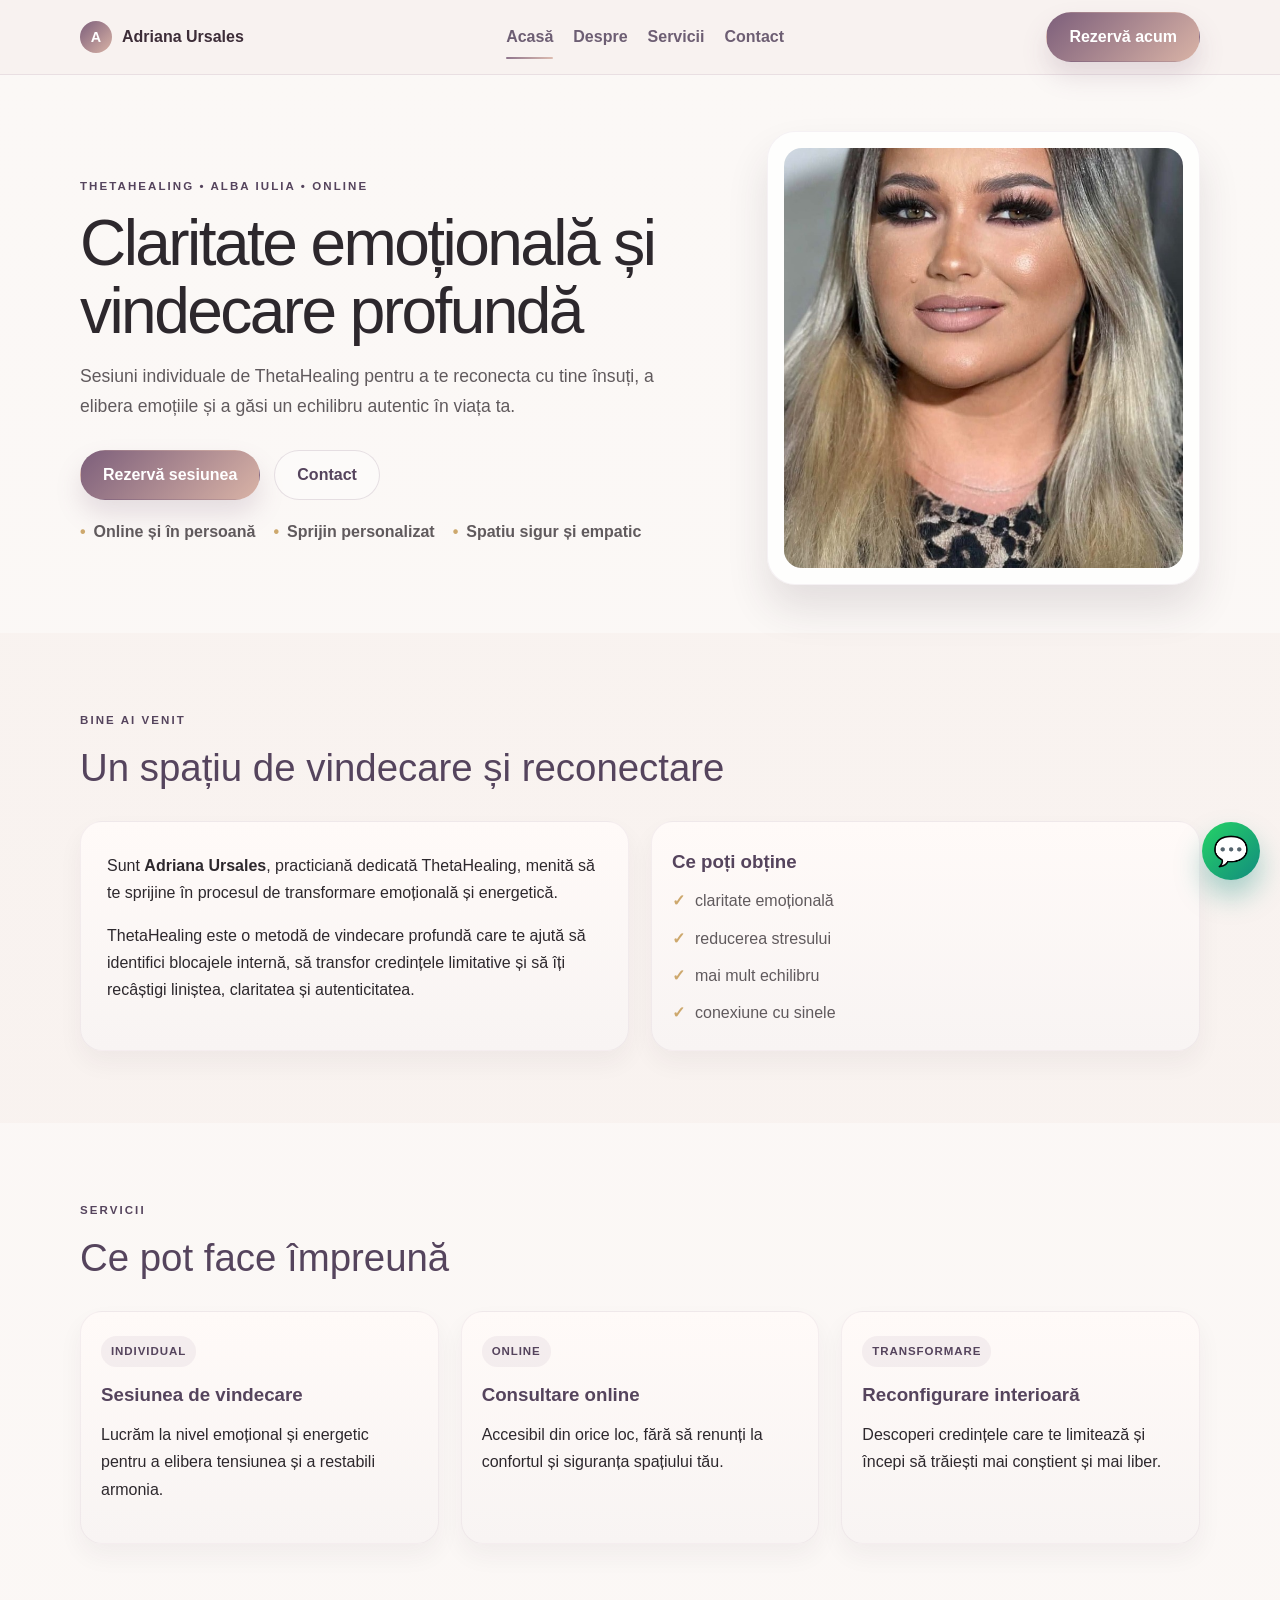
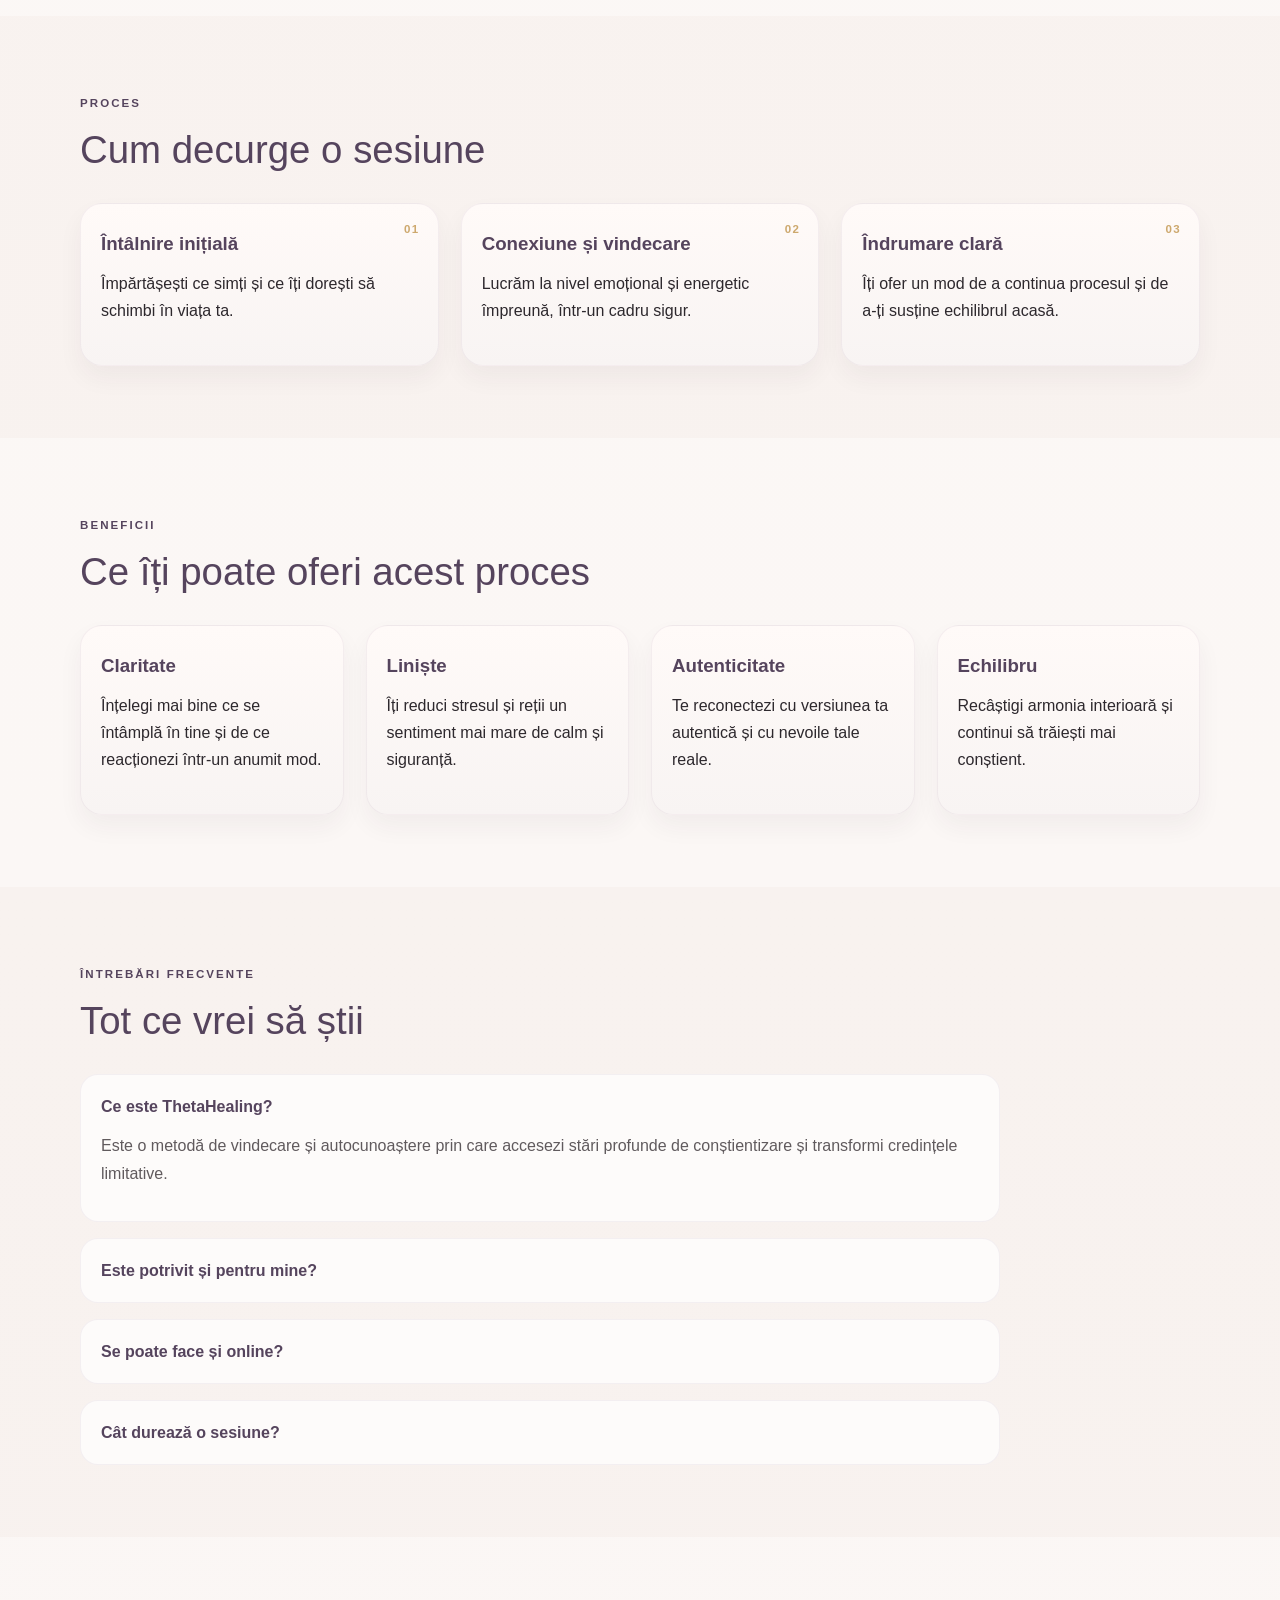
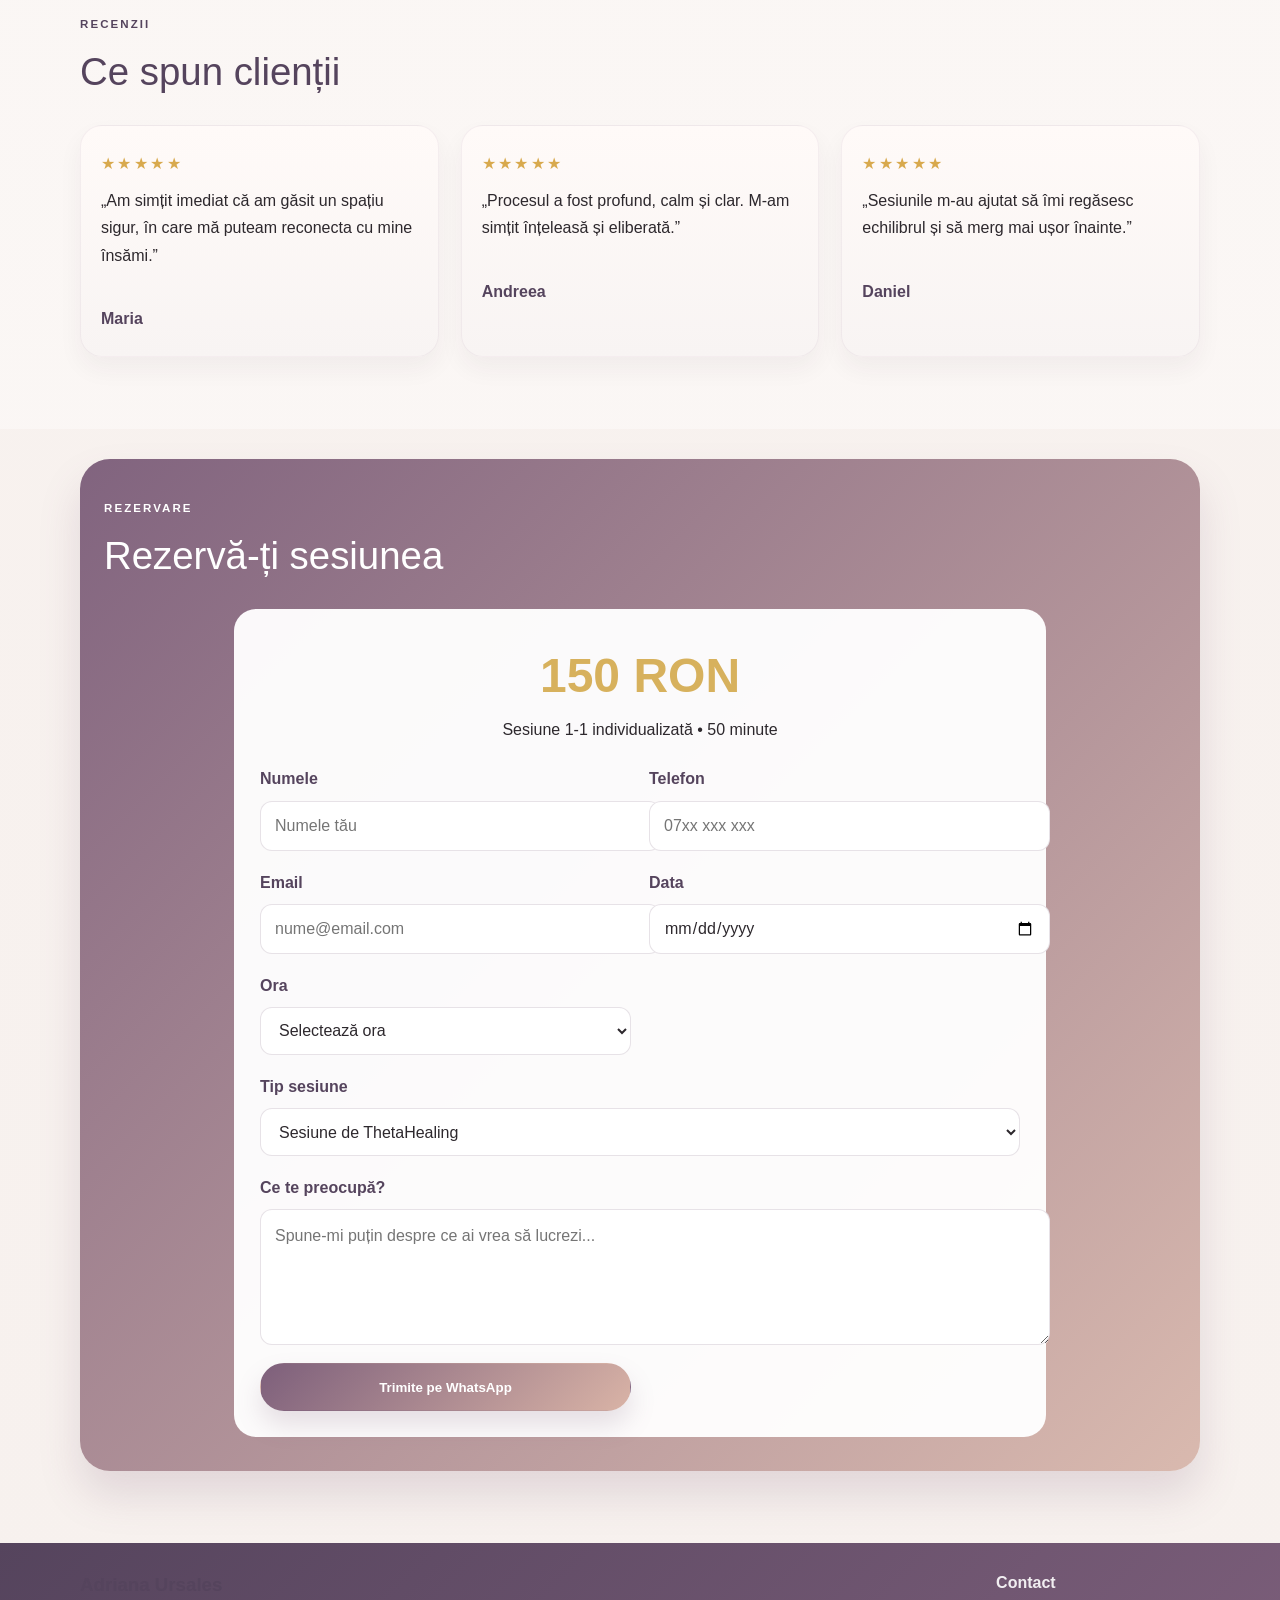
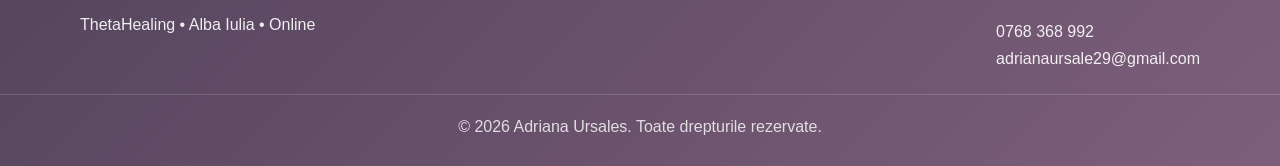
<file: index.html>
<!DOCTYPE html>
<html lang="ro">
  <head>
    <meta charset="utf-8" />
    <meta name="viewport" content="width=device-width, initial-scale=1" />
    <title>Adriana Ursales | ThetaHealing Alba Iulia | Terapie emoțională</title>
    <meta
      name="description"
      content="Sesiuni ThetaHealing în Alba Iulia și online. Terapie emoțională, vindecare profundă și reconectare cu sinele autentic."
    />
    <meta property="og:title" content="Adriana Ursales | ThetaHealing Alba Iulia" />
    <meta
      property="og:description"
      content="Sesiuni individuale ThetaHealing pentru claritate emoțională, vindecare profundă și reconectare cu sinele autentic."
    />
    <meta property="og:type" content="website" />
    <meta property="og:image" content="https://adrianaursales.github.io/Imagee.jpeg" />
    <link rel="stylesheet" href="styles.css" />
  </head>
  <body>
    <header class="site-header">
      <div class="container nav-wrap">
        <a href="index.html" class="brand">
          <span class="brand-mark">A</span>
          <span>Adriana Ursales</span>
        </a>

        <nav class="main-nav" aria-label="Navigare principală">
          <a href="index.html" class="active">Acasă</a>
          <a href="about.html">Despre</a>
          <a href="services.html">Servicii</a>
          <a href="contact.html">Contact</a>
        </nav>

        <a href="#booking" class="btn btn-primary">Rezervă acum</a>
      </div>
    </header>

    <main>
      <section class="hero section-soft">
        <div class="container hero-grid">
          <div class="hero-copy">
            <p class="eyebrow">ThetaHealing • Alba Iulia • Online</p>
            <h1>Claritate emoțională și vindecare profundă</h1>
            <p class="lead">
              Sesiuni individuale de ThetaHealing pentru a te reconecta cu tine însuți,
              a elibera emoțiile și a găsi un echilibru autentic în viața ta.
            </p>
            <div class="cta-row">
              <a href="#booking" class="btn btn-primary">Rezervă sesiunea</a>
              <a href="contact.html" class="btn btn-secondary">Contact</a>
            </div>
            <ul class="micro-points">
              <li>Online și în persoană</li>
              <li>Sprijin personalizat</li>
              <li>Spatiu sigur și empatic</li>
            </ul>
          </div>

          <div class="hero-media">
            <div class="photo-frame">
              <img src="Imagee.jpeg" alt="Adriana Ursales - ThetaHealing" />
            </div>
          </div>
        </div>
      </section>

      <section class="section">
        <div class="container">
          <div class="section-heading">
            <p class="eyebrow">Bine ai venit</p>
            <h2>Un spațiu de vindecare și reconectare</h2>
          </div>

          <div class="feature-grid two-col">
            <div class="feature-card large-card">
              <p>
                Sunt <strong>Adriana Ursales</strong>, practiciană dedicată ThetaHealing,
                menită să te sprijine în procesul de transformare emoțională și energetică.
              </p>
              <p>
                ThetaHealing este o metodă de vindecare profundă care te ajută să identifici
                blocajele internă, să transfor credințele limitative și să îți recâștigi
                liniștea, claritatea și autenticitatea.
              </p>
            </div>
            <div class="feature-card">
              <h3>Ce poți obține</h3>
              <ul class="check-list">
                <li>claritate emoțională</li>
                <li>reducerea stresului</li>
                <li>mai mult echilibru</li>
                <li>conexiune cu sinele</li>
              </ul>
            </div>
          </div>
        </div>
      </section>

      <section class="section section-soft">
        <div class="container">
          <div class="section-heading">
            <p class="eyebrow">Servicii</p>
            <h2>Ce pot face împreună</h2>
          </div>

          <div class="card-grid three-col">
            <article class="service-card">
              <span class="tag">Individual</span>
              <h3>Sesiunea de vindecare</h3>
              <p>Lucrăm la nivel emoțional și energetic pentru a elibera tensiunea și a restabili armonia.</p>
            </article>

            <article class="service-card">
              <span class="tag">Online</span>
              <h3>Consultare online</h3>
              <p>Accesibil din orice loc, fără să renunți la confortul și siguranța spațiului tău.</p>
            </article>

            <article class="service-card">
              <span class="tag">Transformare</span>
              <h3>Reconfigurare interioară</h3>
              <p>Descoperi credințele care te limitează și începi să trăiești mai conștient și mai liber.</p>
            </article>
          </div>
        </div>
      </section>

      <section class="section">
        <div class="container">
          <div class="section-heading">
            <p class="eyebrow">Proces</p>
            <h2>Cum decurge o sesiune</h2>
          </div>

          <div class="card-grid three-col">
            <div class="step-card">
              <span class="step-number">01</span>
              <h3>Întâlnire inițială</h3>
              <p>Împărtășești ce simți și ce îți dorești să schimbi în viața ta.</p>
            </div>

            <div class="step-card">
              <span class="step-number">02</span>
              <h3>Conexiune și vindecare</h3>
              <p>Lucrăm la nivel emoțional și energetic împreună, într-un cadru sigur.</p>
            </div>

            <div class="step-card">
              <span class="step-number">03</span>
              <h3>Îndrumare clară</h3>
              <p>Îți ofer un mod de a continua procesul și de a-ți susține echilibrul acasă.</p>
            </div>
          </div>
        </div>
      </section>

      <section class="section section-soft">
        <div class="container">
          <div class="section-heading">
            <p class="eyebrow">Beneficii</p>
            <h2>Ce îți poate oferi acest proces</h2>
          </div>

          <div class="card-grid four-col">
            <div class="benefit-card">
              <h3>Claritate</h3>
              <p>Înțelegi mai bine ce se întâmplă în tine și de ce reacționezi într-un anumit mod.</p>
            </div>
            <div class="benefit-card">
              <h3>Liniște</h3>
              <p>Îți reduci stresul și reții un sentiment mai mare de calm și siguranță.</p>
            </div>
            <div class="benefit-card">
              <h3>Autenticitate</h3>
              <p>Te reconectezi cu versiunea ta autentică și cu nevoile tale reale.</p>
            </div>
            <div class="benefit-card">
              <h3>Echilibru</h3>
              <p>Recâștigi armonia interioară și continui să trăiești mai conștient.</p>
            </div>
          </div>
        </div>
      </section>

      <section class="section">
        <div class="container">
          <div class="section-heading">
            <p class="eyebrow">Întrebări frecvente</p>
            <h2>Tot ce vrei să știi</h2>
          </div>

          <div class="faq-list">
            <details open>
              <summary>Ce este ThetaHealing?</summary>
              <p>Este o metodă de vindecare și autocunoaștere prin care accesezi stări profunde de conștientizare și transformi credințele limitative.</p>
            </details>
            <details>
              <summary>Este potrivit și pentru mine?</summary>
              <p>Da. Fie că te confrunți cu stres, blocaje emoționale sau ai nevoie de claritate, această metodă poate aduce sprijin real.</p>
            </details>
            <details>
              <summary>Se poate face și online?</summary>
              <p>Da. Sesiunile online sunt disponibile și pot fi la fel de eficiente dacă te simți confortabil într-un mediu familiar.</p>
            </details>
            <details>
              <summary>Cât durează o sesiune?</summary>
              <p>În general, o sesiune durează aproximativ 50 de minute, dar poate fi adaptată în funcție de nevoia ta.</p>
            </details>
          </div>
        </div>
      </section>

      <section class="section section-soft">
        <div class="container">
          <div class="section-heading">
            <p class="eyebrow">Recenzii</p>
            <h2>Ce spun clienții</h2>
          </div>

          <div class="card-grid three-col">
            <article class="review-card">
              <div class="stars">★★★★★</div>
              <p>„Am simțit imediat că am găsit un spațiu sigur, în care mă puteam reconecta cu mine însămi.”</p>
              <strong>Maria</strong>
            </article>
            <article class="review-card">
              <div class="stars">★★★★★</div>
              <p>„Procesul a fost profund, calm și clar. M-am simțit înțeleasă și eliberată.”</p>
              <strong>Andreea</strong>
            </article>
            <article class="review-card">
              <div class="stars">★★★★★</div>
              <p>„Sesiunile m-au ajutat să îmi regăsesc echilibrul și să merg mai ușor înainte.”</p>
              <strong>Daniel</strong>
            </article>
          </div>
        </div>
      </section>

      <section id="booking" class="section booking-wrap">
        <div class="container">
          <div class="booking-box">
            <div class="section-heading light-heading">
              <p class="eyebrow">Rezervare</p>
              <h2>Rezervă-ți sesiunea</h2>
            </div>

            <div class="booking-card">
              <div class="booking-summary">
                <div class="price">150 RON</div>
                <p>Sesiune 1-1 individualizată • 50 minute</p>
              </div>

              <form id="bookingForm" class="booking-form">
                <div class="field">
                  <label for="guestName">Numele</label>
                  <input id="guestName" type="text" placeholder="Numele tău" required />
                </div>

                <div class="field">
                  <label for="guestPhone">Telefon</label>
                  <input id="guestPhone" type="tel" placeholder="07xx xxx xxx" required />
                </div>

                <div class="field">
                  <label for="guestEmail">Email</label>
                  <input id="guestEmail" type="email" placeholder="nume@email.com" />
                </div>

                <div class="field">
                  <label for="bookingDate">Data</label>
                  <input id="bookingDate" type="date" required />
                </div>

                <div class="field">
                  <label for="bookingTime">Ora</label>
                  <select id="bookingTime" required>
                    <option value="">Selectează ora</option>
                    <option>08:00</option>
                    <option>08:50</option>
                    <option>09:40</option>
                    <option>10:30</option>
                    <option>11:20</option>
                    <option>12:10</option>
                    <option>13:00</option>
                    <option>13:50</option>
                    <option>14:40</option>
                    <option>15:30</option>
                    <option>16:20</option>
                    <option>17:10</option>
                    <option>18:00</option>
                    <option>18:50</option>
                    <option>19:40</option>
                  </select>
                </div>

                <div class="field">
                  <label for="serviceType">Tip sesiune</label>
                  <select id="serviceType">
                    <option value="Sesiune de ThetaHealing">Sesiune de ThetaHealing</option>
                    <option value="Sesiune online">Sesiune online</option>
                    <option value="Sesiune în persoană">Sesiune în persoană</option>
                    <option value="Întâlnire inițială">Întâlnire inițială</option>
                  </select>
                </div>

                <div class="field">
                  <label for="guestMessage">Ce te preocupă?</label>
                  <textarea id="guestMessage" placeholder="Spune-mi puțin despre ce ai vrea să lucrezi..."></textarea>
                </div>

                <button id="whatsappBtn" class="btn btn-primary full-width" type="button" disabled>
                  Trimite pe WhatsApp
                </button>
              </form>
            </div>
          </div>
        </div>
      </section>
    </main>

    <footer class="site-footer">
      <div class="container footer-grid">
        <div>
          <h3>Adriana Ursales</h3>
          <p>ThetaHealing • Alba Iulia • Online</p>
        </div>
        <div>
          <h4>Contact</h4>
          <ul>
            <li><a href="tel:+40768368992">0768 368 992</a></li>
            <li><a href="mailto:adrianaursale29@gmail.com">adrianaursale29@gmail.com</a></li>
          </ul>
        </div>
      </div>
      <div class="copyright">© 2026 Adriana Ursales. Toate drepturile rezervate.</div>
    </footer>

    <a
      class="whatsapp-float"
      href="https://wa.me/40768368992?text=Bun%C4%83%20ziua!%20Vreau%20s%C4%83%20rezerv%20o%20sesiune%20de%20ThetaHealing."
      target="_blank"
      rel="noopener noreferrer"
      aria-label="WhatsApp"
      >💬</a
    >

    <script src="app.js"></script>
  </body>
</html>
</file>
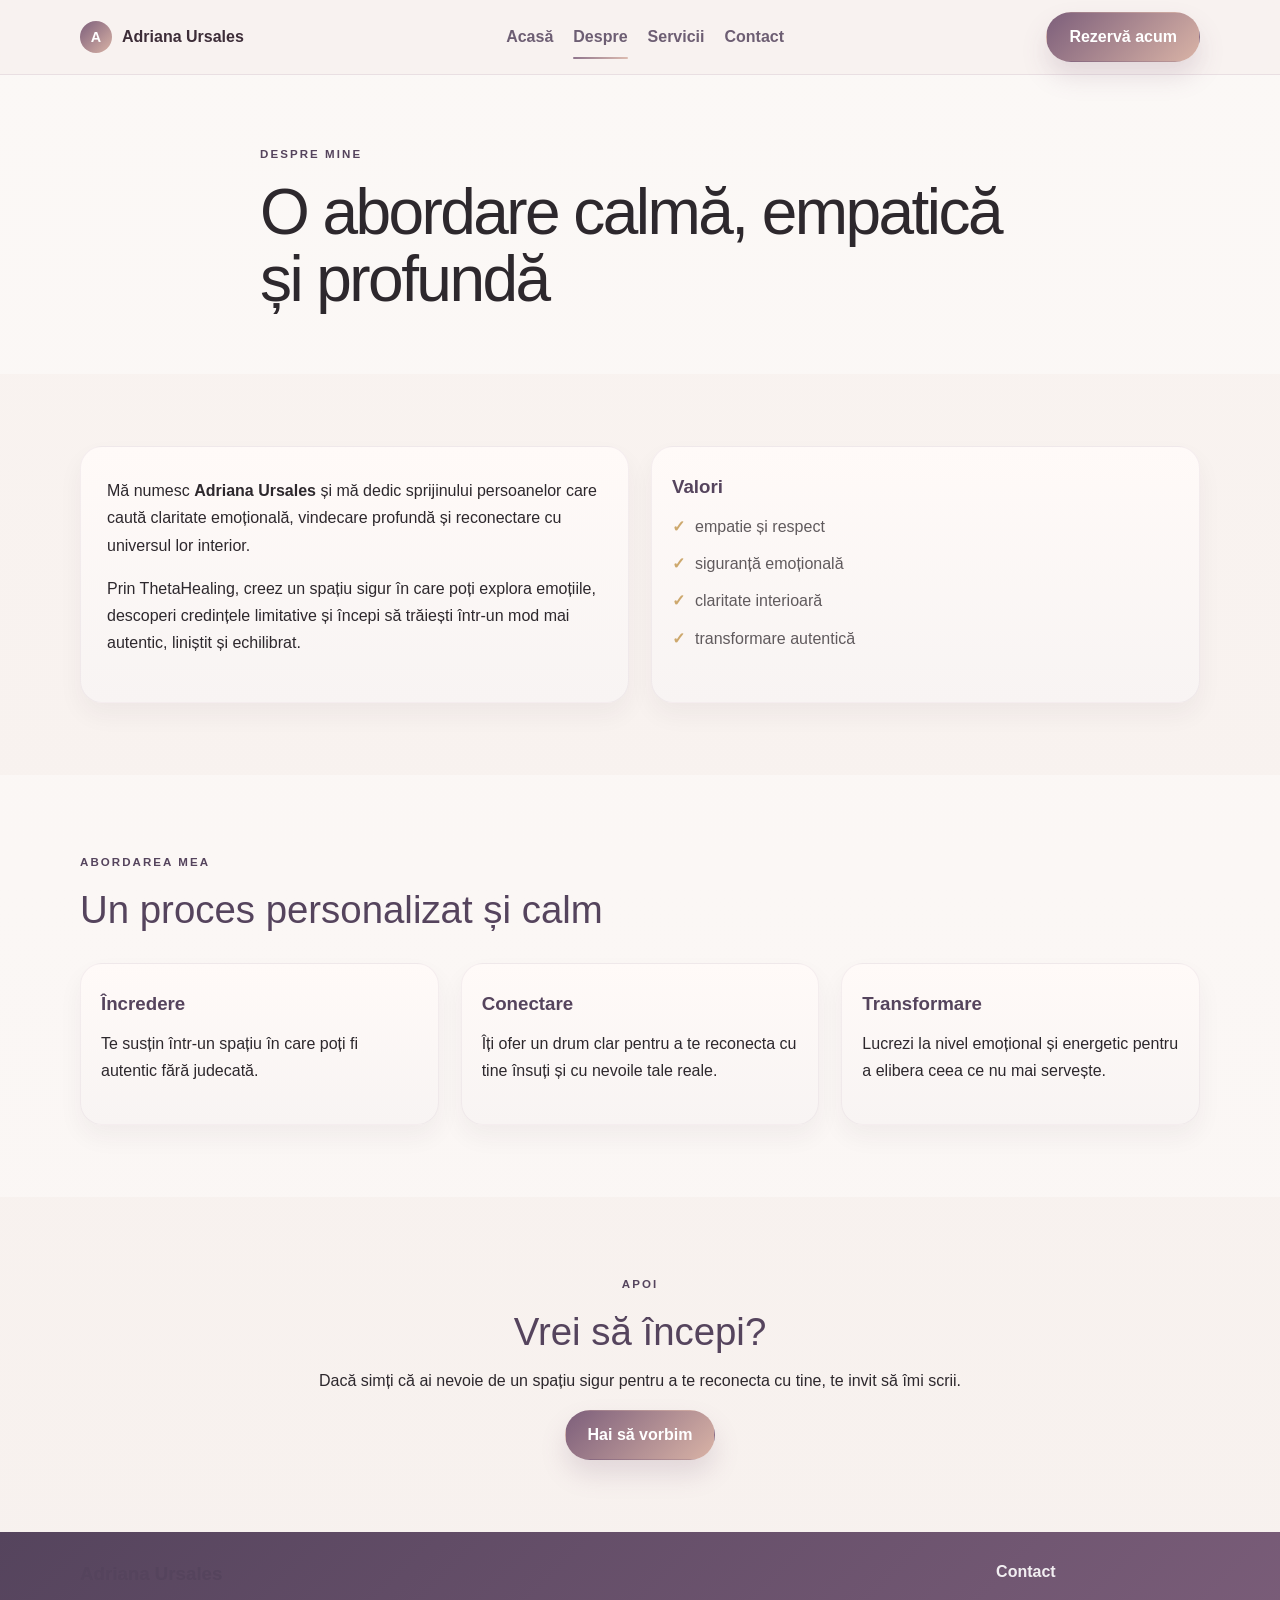
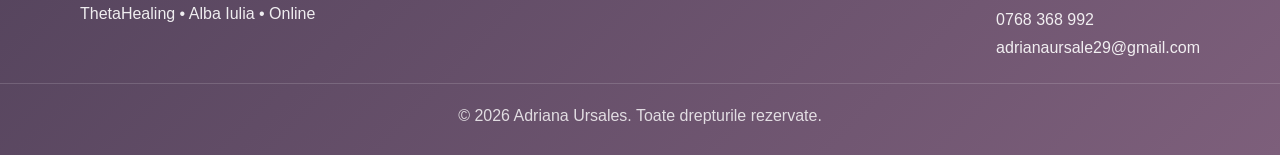
<file: about.html>
<!DOCTYPE html>
<html lang="ro">
  <head>
    <meta charset="utf-8" />
    <meta name="viewport" content="width=device-width, initial-scale=1" />
    <title>Despre Adriana Ursales | ThetaHealing Alba Iulia</title>
    <meta name="description" content="Află mai multe despre Adriana Ursales, abordarea ThetaHealing și cum te poate sprijini în procesul de vindecare și reconectare." />
    <link rel="stylesheet" href="styles.css" />
  </head>
  <body>
    <header class="site-header">
      <div class="container nav-wrap">
        <a href="index.html" class="brand">
          <span class="brand-mark">A</span>
          <span>Adriana Ursales</span>
        </a>

        <nav class="main-nav" aria-label="Navigare principală">
          <a href="index.html">Acasă</a>
          <a href="about.html" class="active">Despre</a>
          <a href="services.html">Servicii</a>
          <a href="contact.html">Contact</a>
        </nav>

        <a href="contact.html#booking" class="btn btn-primary">Rezervă acum</a>
      </div>
    </header>

    <main>
      <section class="page-hero section-soft">
        <div class="container narrow">
          <p class="eyebrow">Despre mine</p>
          <h1>O abordare calmă, empatică și profundă</h1>
        </div>
      </section>

      <section class="section">
        <div class="container feature-grid two-col">
          <div class="feature-card large-card">
            <p>
              Mă numesc <strong>Adriana Ursales</strong> și mă dedic sprijinului persoanelor
              care caută claritate emoțională, vindecare profundă și reconectare cu universul lor interior.
            </p>
            <p>
              Prin ThetaHealing, creez un spațiu sigur în care poți explora emoțiile, descoperi
              credințele limitative și începi să trăiești într-un mod mai autentic, liniștit și echilibrat.
            </p>
          </div>
          <div class="feature-card">
            <h3>Valori</h3>
            <ul class="check-list">
              <li>empatie și respect</li>
              <li>siguranță emoțională</li>
              <li>claritate interioară</li>
              <li>transformare autentică</li>
            </ul>
          </div>
        </div>
      </section>

      <section class="section section-soft">
        <div class="container">
          <div class="section-heading">
            <p class="eyebrow">Abordarea mea</p>
            <h2>Un proces personalizat și calm</h2>
          </div>

          <div class="card-grid three-col">
            <div class="benefit-card">
              <h3>Încredere</h3>
              <p>Te susțin într-un spațiu în care poți fi autentic fără judecată.</p>
            </div>
            <div class="benefit-card">
              <h3>Conectare</h3>
              <p>Îți ofer un drum clar pentru a te reconecta cu tine însuți și cu nevoile tale reale.</p>
            </div>
            <div class="benefit-card">
              <h3>Transformare</h3>
              <p>Lucrezi la nivel emoțional și energetic pentru a elibera ceea ce nu mai servește.</p>
            </div>
          </div>
        </div>
      </section>

      <section class="section">
        <div class="container narrow centered">
          <p class="eyebrow">Apoi</p>
          <h2>Vrei să începi?</h2>
          <p>
            Dacă simți că ai nevoie de un spațiu sigur pentru a te reconecta cu tine, te invit să îmi scrii.
          </p>
          <a href="contact.html" class="btn btn-primary">Hai să vorbim</a>
        </div>
      </section>
    </main>

    <footer class="site-footer">
      <div class="container footer-grid">
        <div>
          <h3>Adriana Ursales</h3>
          <p>ThetaHealing • Alba Iulia • Online</p>
        </div>
        <div>
          <h4>Contact</h4>
          <ul>
            <li><a href="tel:+40768368992">0768 368 992</a></li>
            <li><a href="mailto:adrianaursale29@gmail.com">adrianaursale29@gmail.com</a></li>
          </ul>
        </div>
      </div>
      <div class="copyright">© 2026 Adriana Ursales. Toate drepturile rezervate.</div>
    </footer>

    <script src="app.js"></script>
  </body>
</html>
</file>
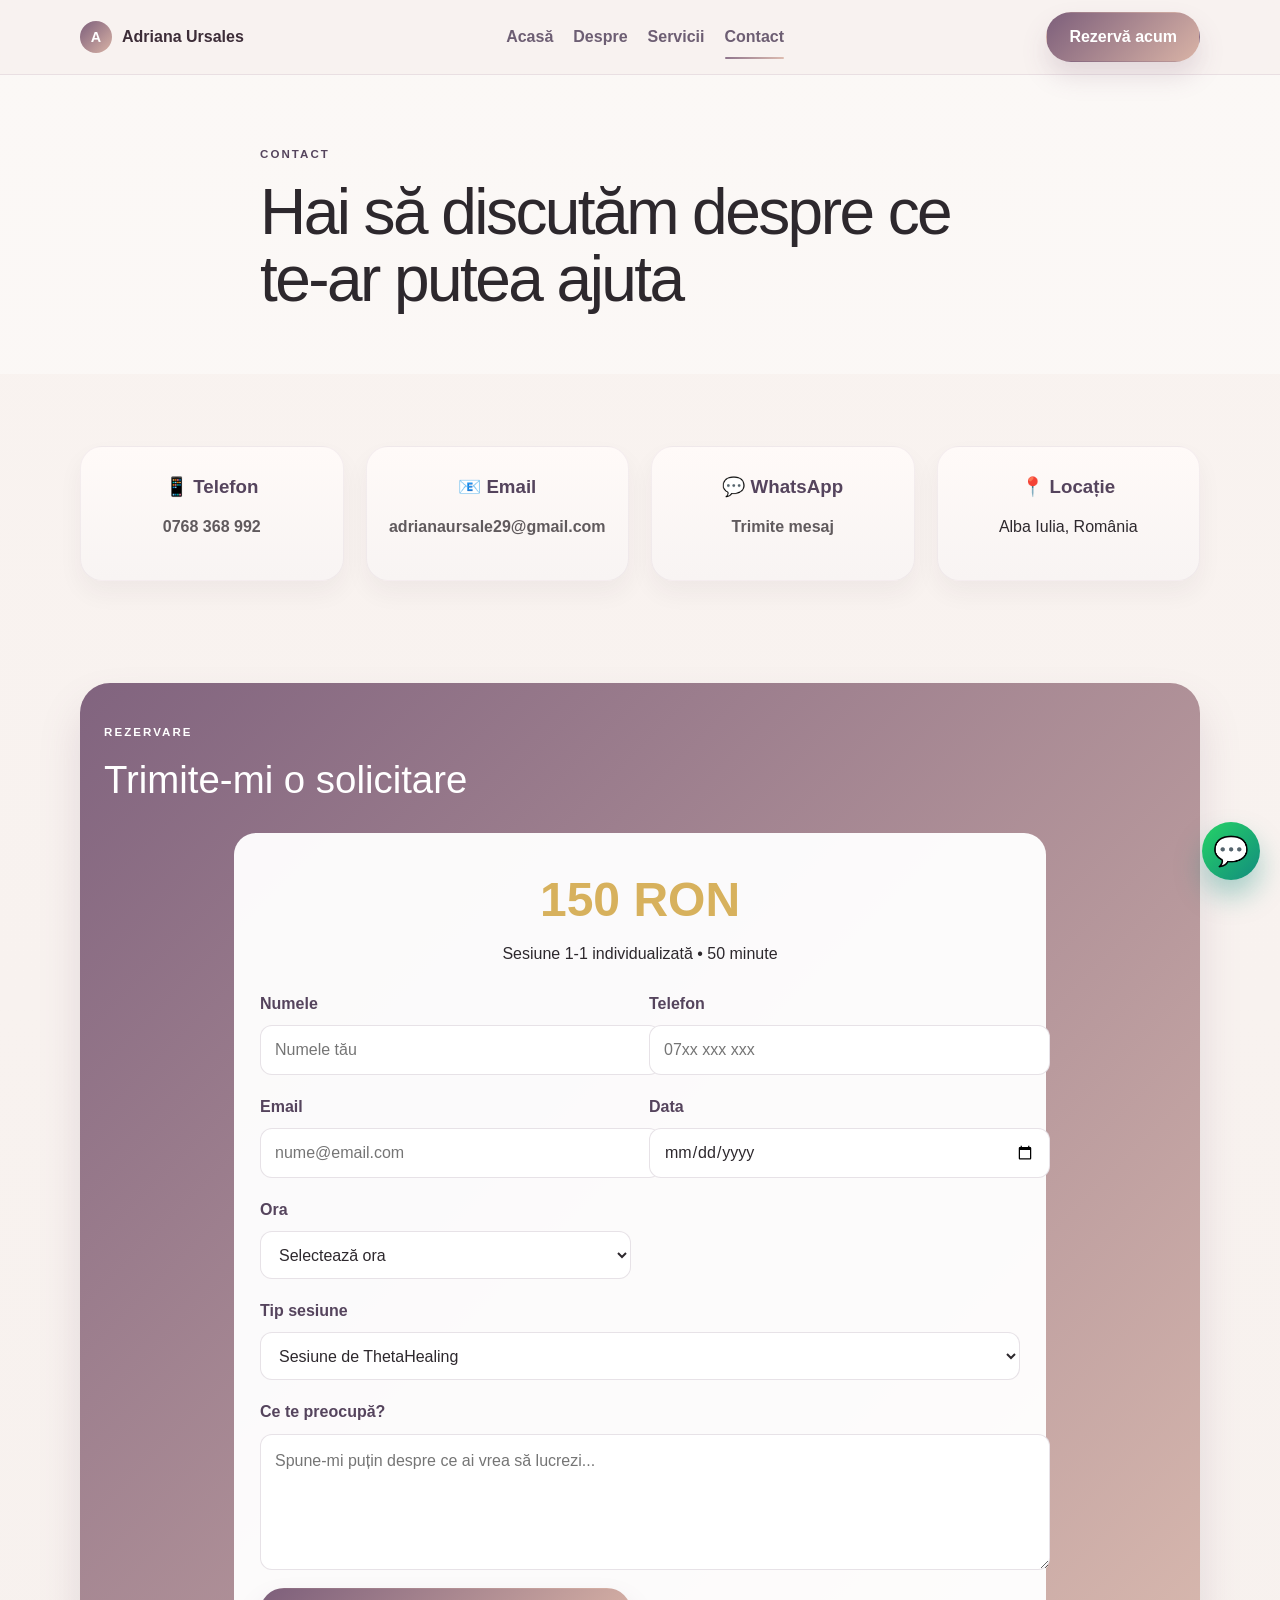
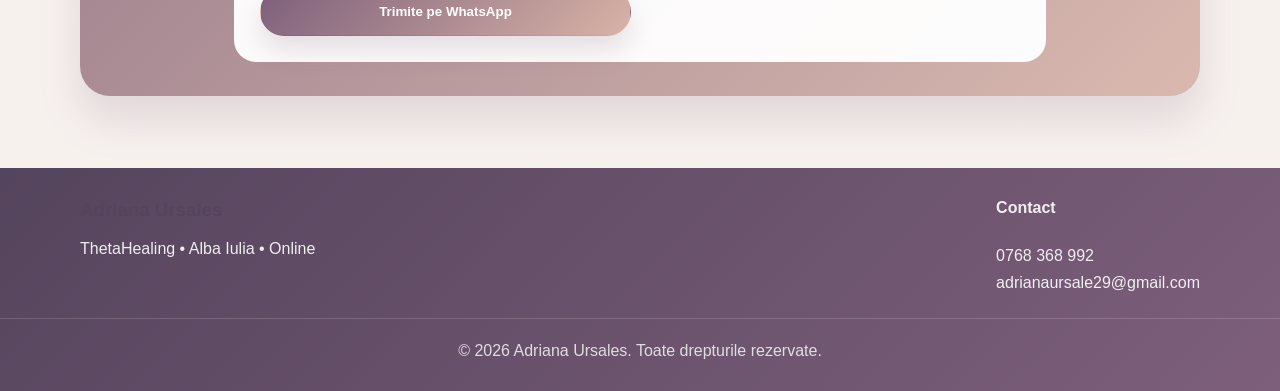
<file: contact.html>
<!DOCTYPE html>
<html lang="ro">
  <head>
    <meta charset="utf-8" />
    <meta name="viewport" content="width=device-width, initial-scale=1" />
    <title>Contact Adriana Ursales | Rezervare ThetaHealing</title>
    <meta name="description" content="Contactează Adriana Ursales pentru o sesiune de ThetaHealing în Alba Iulia sau online. Rezervă acum prin telefon, WhatsApp sau email." />
    <link rel="stylesheet" href="styles.css" />
  </head>
  <body>
    <header class="site-header">
      <div class="container nav-wrap">
        <a href="index.html" class="brand">
          <span class="brand-mark">A</span>
          <span>Adriana Ursales</span>
        </a>

        <nav class="main-nav" aria-label="Navigare principală">
          <a href="index.html">Acasă</a>
          <a href="about.html">Despre</a>
          <a href="services.html">Servicii</a>
          <a href="contact.html" class="active">Contact</a>
        </nav>

        <a href="#booking" class="btn btn-primary">Rezervă acum</a>
      </div>
    </header>

    <main>
      <section class="page-hero section-soft">
        <div class="container narrow">
          <p class="eyebrow">Contact</p>
          <h1>Hai să discutăm despre ce te-ar putea ajuta</h1>
        </div>
      </section>

      <section class="section">
        <div class="container contact-grid">
          <div class="contact-card">
            <h3>📱 Telefon</h3>
            <p><a href="tel:+40768368992">0768 368 992</a></p>
          </div>
          <div class="contact-card">
            <h3>📧 Email</h3>
            <p><a href="mailto:adrianaursale29@gmail.com">adrianaursale29@gmail.com</a></p>
          </div>
          <div class="contact-card">
            <h3>💬 WhatsApp</h3>
            <p><a href="https://wa.me/40768368992" target="_blank" rel="noopener noreferrer">Trimite mesaj</a></p>
          </div>
          <div class="contact-card">
            <h3>📍 Locație</h3>
            <p>Alba Iulia, România</p>
          </div>
        </div>
      </section>

      <section id="booking" class="section booking-wrap">
        <div class="container">
          <div class="booking-box">
            <div class="section-heading light-heading">
              <p class="eyebrow">Rezervare</p>
              <h2>Trimite-mi o solicitare</h2>
            </div>

            <div class="booking-card">
              <div class="booking-summary">
                <div class="price">150 RON</div>
                <p>Sesiune 1-1 individualizată • 50 minute</p>
              </div>

              <form id="bookingForm" class="booking-form">
                <div class="field">
                  <label for="guestName">Numele</label>
                  <input id="guestName" type="text" placeholder="Numele tău" required />
                </div>

                <div class="field">
                  <label for="guestPhone">Telefon</label>
                  <input id="guestPhone" type="tel" placeholder="07xx xxx xxx" required />
                </div>

                <div class="field">
                  <label for="guestEmail">Email</label>
                  <input id="guestEmail" type="email" placeholder="nume@email.com" />
                </div>

                <div class="field">
                  <label for="bookingDate">Data</label>
                  <input id="bookingDate" type="date" required />
                </div>

                <div class="field">
                  <label for="bookingTime">Ora</label>
                  <select id="bookingTime" required>
                    <option value="">Selectează ora</option>
                    <option>08:00</option>
                    <option>08:50</option>
                    <option>09:40</option>
                    <option>10:30</option>
                    <option>11:20</option>
                    <option>12:10</option>
                    <option>13:00</option>
                    <option>13:50</option>
                    <option>14:40</option>
                    <option>15:30</option>
                    <option>16:20</option>
                    <option>17:10</option>
                    <option>18:00</option>
                    <option>18:50</option>
                    <option>19:40</option>
                  </select>
                </div>

                <div class="field">
                  <label for="serviceType">Tip sesiune</label>
                  <select id="serviceType">
                    <option value="Sesiune de ThetaHealing">Sesiune de ThetaHealing</option>
                    <option value="Sesiune online">Sesiune online</option>
                    <option value="Sesiune în persoană">Sesiune în persoană</option>
                    <option value="Întâlnire inițială">Întâlnire inițială</option>
                  </select>
                </div>

                <div class="field">
                  <label for="guestMessage">Ce te preocupă?</label>
                  <textarea id="guestMessage" placeholder="Spune-mi puțin despre ce ai vrea să lucrezi..."></textarea>
                </div>

                <button id="whatsappBtn" class="btn btn-primary full-width" type="button" disabled>
                  Trimite pe WhatsApp
                </button>
              </form>
            </div>
          </div>
        </div>
      </section>
    </main>

    <footer class="site-footer">
      <div class="container footer-grid">
        <div>
          <h3>Adriana Ursales</h3>
          <p>ThetaHealing • Alba Iulia • Online</p>
        </div>
        <div>
          <h4>Contact</h4>
          <ul>
            <li><a href="tel:+40768368992">0768 368 992</a></li>
            <li><a href="mailto:adrianaursale29@gmail.com">adrianaursale29@gmail.com</a></li>
          </ul>
        </div>
      </div>
      <div class="copyright">© 2026 Adriana Ursales. Toate drepturile rezervate.</div>
    </footer>

    <a
      class="whatsapp-float"
      href="https://wa.me/40768368992?text=Bun%C4%83%20ziua!%20Vreau%20s%C4%83%20rezerv%20o%20sesiune%20de%20ThetaHealing."
      target="_blank"
      rel="noopener noreferrer"
      aria-label="WhatsApp"
      >💬</a
    >

    <script src="app.js"></script>
  </body>
</html>
</file>
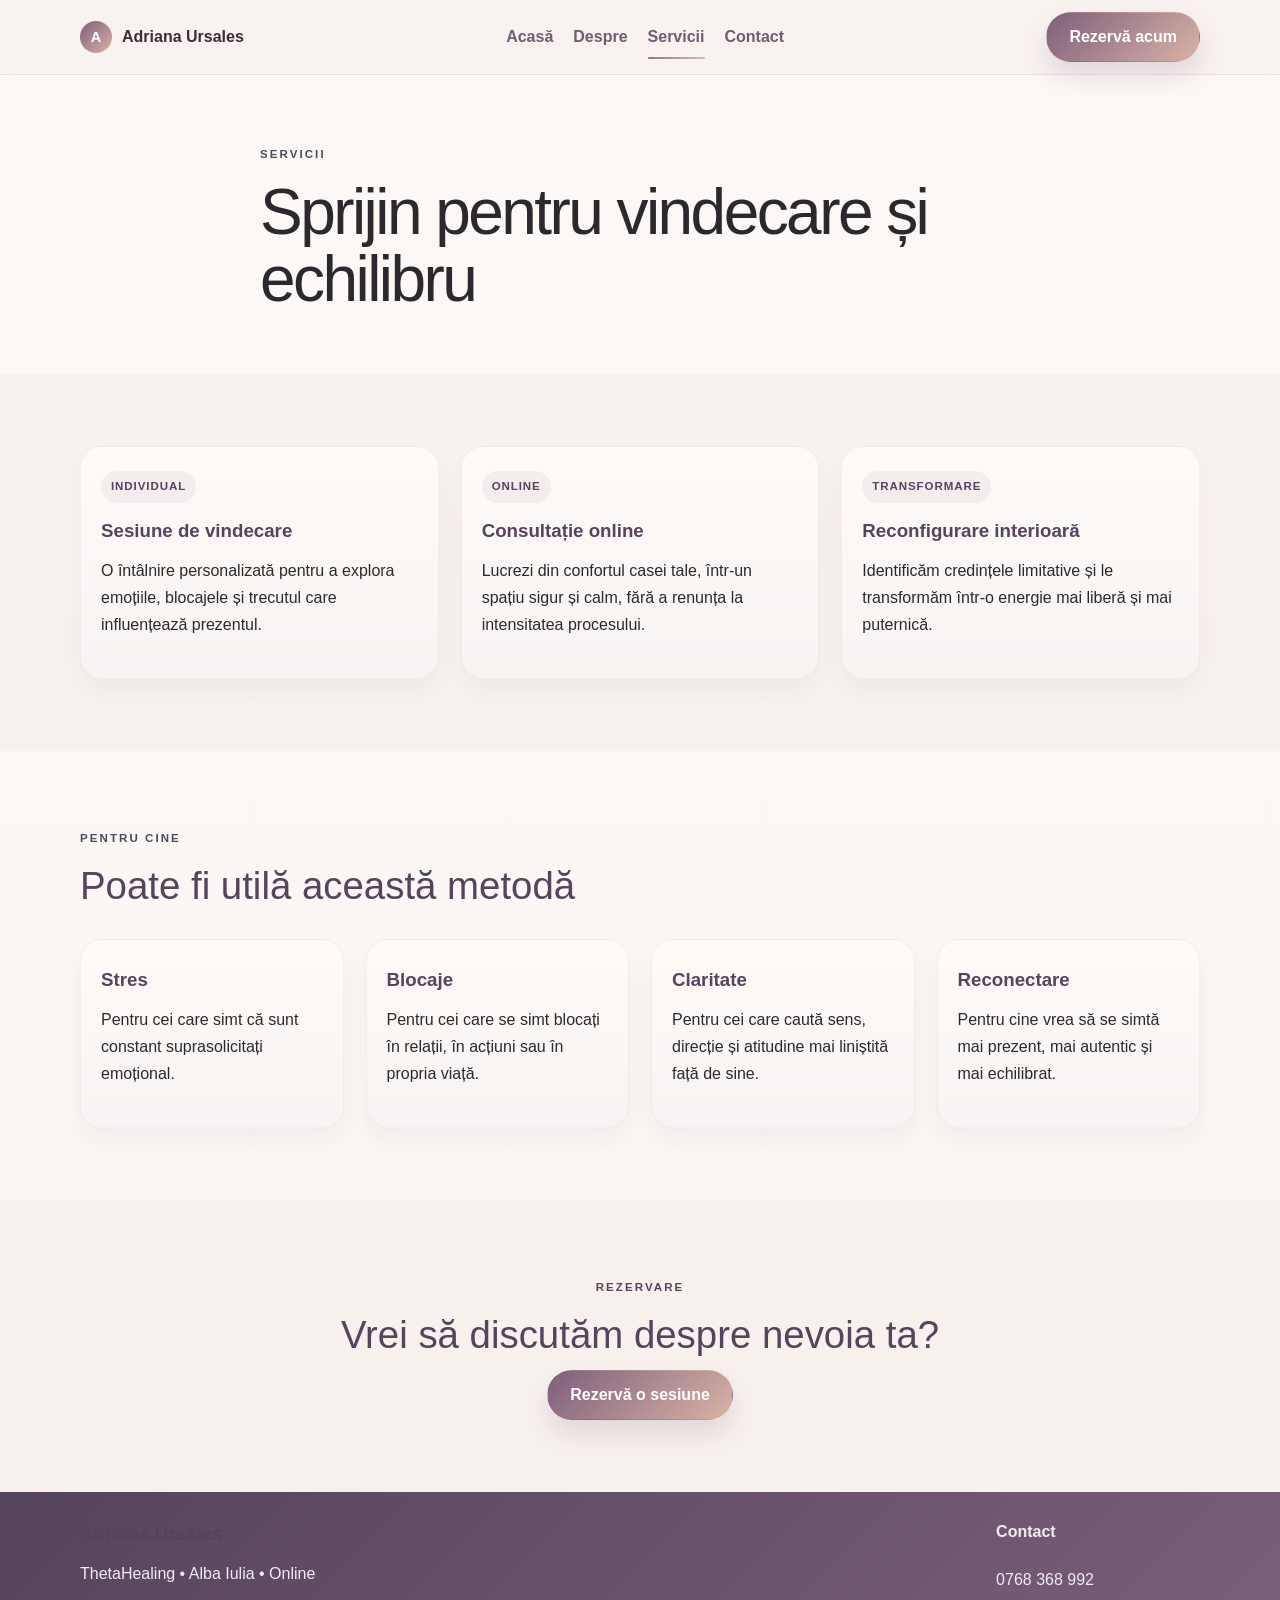
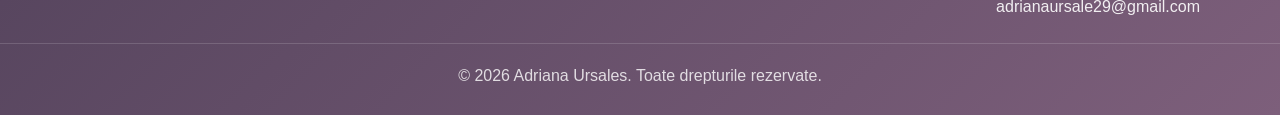
<file: services.html>
<!DOCTYPE html>
<html lang="ro">
  <head>
    <meta charset="utf-8" />
    <meta name="viewport" content="width=device-width, initial-scale=1" />
    <title>Servicii ThetaHealing | Adriana Ursales</title>
    <meta name="description" content="Descoperă serviciile de ThetaHealing, sesiuni individuale și suport emoțional oferite de Adriana Ursales." />
    <link rel="stylesheet" href="styles.css" />
  </head>
  <body>
    <header class="site-header">
      <div class="container nav-wrap">
        <a href="index.html" class="brand">
          <span class="brand-mark">A</span>
          <span>Adriana Ursales</span>
        </a>

        <nav class="main-nav" aria-label="Navigare principală">
          <a href="index.html">Acasă</a>
          <a href="about.html">Despre</a>
          <a href="services.html" class="active">Servicii</a>
          <a href="contact.html">Contact</a>
        </nav>

        <a href="contact.html#booking" class="btn btn-primary">Rezervă acum</a>
      </div>
    </header>

    <main>
      <section class="page-hero section-soft">
        <div class="container narrow">
          <p class="eyebrow">Servicii</p>
          <h1>Sprijin pentru vindecare și echilibru</h1>
        </div>
      </section>

      <section class="section">
        <div class="container card-grid three-col">
          <article class="service-card">
            <span class="tag">Individual</span>
            <h3>Sesiune de vindecare</h3>
            <p>O întâlnire personalizată pentru a explora emoțiile, blocajele și trecutul care influențează prezentul.</p>
          </article>

          <article class="service-card">
            <span class="tag">Online</span>
            <h3>Consultație online</h3>
            <p>Lucrezi din confortul casei tale, într-un spațiu sigur și calm, fără a renunța la intensitatea procesului.</p>
          </article>

          <article class="service-card">
            <span class="tag">Transformare</span>
            <h3>Reconfigurare interioară</h3>
            <p>Identificăm credințele limitative și le transformăm într-o energie mai liberă și mai puternică.</p>
          </article>
        </div>
      </section>

      <section class="section section-soft">
        <div class="container">
          <div class="section-heading">
            <p class="eyebrow">Pentru cine</p>
            <h2>Poate fi utilă această metodă</h2>
          </div>

          <div class="card-grid four-col">
            <div class="benefit-card">
              <h3>Stres</h3>
              <p>Pentru cei care simt că sunt constant suprasolicitați emoțional.</p>
            </div>
            <div class="benefit-card">
              <h3>Blocaje</h3>
              <p>Pentru cei care se simt blocați în relații, în acțiuni sau în propria viață.</p>
            </div>
            <div class="benefit-card">
              <h3>Claritate</h3>
              <p>Pentru cei care caută sens, direcție și atitudine mai liniștită față de sine.</p>
            </div>
            <div class="benefit-card">
              <h3>Reconectare</h3>
              <p>Pentru cine vrea să se simtă mai prezent, mai autentic și mai echilibrat.</p>
            </div>
          </div>
        </div>
      </section>

      <section class="section">
        <div class="container narrow centered">
          <p class="eyebrow">Rezervare</p>
          <h2>Vrei să discutăm despre nevoia ta?</h2>
          <a href="contact.html#booking" class="btn btn-primary">Rezervă o sesiune</a>
        </div>
      </section>
    </main>

    <footer class="site-footer">
      <div class="container footer-grid">
        <div>
          <h3>Adriana Ursales</h3>
          <p>ThetaHealing • Alba Iulia • Online</p>
        </div>
        <div>
          <h4>Contact</h4>
          <ul>
            <li><a href="tel:+40768368992">0768 368 992</a></li>
            <li><a href="mailto:adrianaursale29@gmail.com">adrianaursale29@gmail.com</a></li>
          </ul>
        </div>
      </div>
      <div class="copyright">© 2026 Adriana Ursales. Toate drepturile rezervate.</div>
    </footer>

    <script src="app.js"></script>
  </body>
</html>
</file>
<file: styles.css>
body {
  margin: 0;
  font-family: "Segoe UI", Arial, sans-serif;
  background: linear-gradient(180deg, #f9f3f0 0%, #f7f1ee 100%);
  color: #2d282d;
  line-height: 1.7;
}

img {
  max-width: 100%;
  display: block;
}

a {
  color: inherit;
  text-decoration: none;
}

p, h1, h2, h3, h4 {
  margin-top: 0;
}

.container {
  width: min(1120px, calc(100% - 32px));
  margin: 0 auto;
}

.section {
  padding: 72px 0;
}

.section-soft {
  background: rgba(255, 255, 255, 0.35);
}

.narrow {
  max-width: 760px;
}

.centered {
  text-align: center;
}

.site-header {
  position: sticky;
  top: 0;
  z-index: 999;
  background: rgba(248, 242, 239, 0.88);
  backdrop-filter: blur(12px);
  border-bottom: 1px solid rgba(125, 95, 123, 0.12);
}

.nav-wrap {
  display: flex;
  align-items: center;
  justify-content: space-between;
  gap: 16px;
  min-height: 74px;
}

.brand {
  display: inline-flex;
  align-items: center;
  gap: 10px;
  font-weight: 700;
  color: #3d2d38;
}

.brand-mark {
  display: inline-flex;
  align-items: center;
  justify-content: center;
  width: 32px;
  height: 32px;
  border-radius: 50%;
  background: linear-gradient(135deg, #7d5f7b, #d9b3a6);
  color: #fff;
  font-size: 0.9rem;
}

.main-nav {
  display: flex;
  align-items: center;
  gap: 20px;
  font-weight: 600;
  color: #55445d;
}

.main-nav a {
  position: relative;
  opacity: 0.85;
}

.main-nav a.active::after,
.main-nav a:hover::after {
  content: "";
  position: absolute;
  left: 0;
  bottom: -8px;
  width: 100%;
  height: 2px;
  border-radius: 999px;
  background: linear-gradient(90deg, #7d5f7b, #d9b3a6);
}

.btn {
  display: inline-flex;
  align-items: center;
  justify-content: center;
  min-height: 48px;
  padding: 0 22px;
  border-radius: 999px;
  font-weight: 700;
  transition: transform 0.2s ease;
  border: 1px solid transparent;
}

.btn:hover {
  transform: translateY(-2px);
}

.btn-primary {
  background: linear-gradient(135deg, #7d5f7b 0%, #d9b3a6 100%);
  color: white;
  box-shadow: 0 14px 26px rgba(125, 95, 123, 0.18);
}

.btn-secondary {
  background: rgba(255, 255, 255, 0.35);
  border-color: rgba(125, 95, 123, 0.18);
  color: #55445d;
}

.full-width {
  width: 100%;
}

.hero {
  padding-top: 56px;
  padding-bottom: 48px;
}

.hero-grid {
  display: grid;
  grid-template-columns: 1.2fr 0.8fr;
  align-items: center;
  gap: 38px;
}

.eyebrow {
  display: inline-block;
  margin-bottom: 14px;
  font-size: 0.72rem;
  letter-spacing: 0.18em;
  font-weight: 700;
  text-transform: uppercase;
  color: #55445d;
}

h1 {
  font-size: clamp(2.6rem, 5vw, 4.25rem);
  line-height: 1.06;
  font-weight: 300;
  letter-spacing: -0.04em;
  color: #2d282d;
  margin-bottom: 16px;
}

h2 {
  font-size: clamp(2rem, 3vw, 2.8rem);
  line-height: 1.2;
  font-weight: 400;
  margin-bottom: 12px;
  color: #55445d;
}

h3 {
  margin-bottom: 10px;
  color: #55445d;
}

.lead {
  font-size: 1.1rem;
  color: #605a5d;
  max-width: 620px;
}

.cta-row {
  display: flex;
  flex-wrap: wrap;
  gap: 14px;
  margin: 28px 0 18px;
}

.micro-points {
  list-style: none;
  padding: 0;
  margin: 0;
  display: flex;
  gap: 18px;
  flex-wrap: wrap;
  color: #605a5d;
  font-weight: 600;
}

.micro-points li::before {
  content: "•";
  color: #cda86d;
  margin-right: 8px;
}

.photo-frame {
  max-width: 420px;
  margin-left: auto;
  background: rgba(255,255,255,0.8);
  border: 1px solid rgba(125,95,123,0.08);
  border-radius: 28px;
  padding: 16px;
  box-shadow: 0 24px 42px rgba(58,44,57,0.12);
}

.photo-frame img {
  width: 100%;
  height: 420px;
  object-fit: cover;
  border-radius: 18px;
}

.section-heading {
  margin-bottom: 30px;
}

.feature-grid,
.card-grid,
.contact-grid {
  display: grid;
  gap: 22px;
}

.two-col {
  grid-template-columns: repeat(2, minmax(0, 1fr));
}

.three-col {
  grid-template-columns: repeat(3, minmax(0, 1fr));
}

.four-col {
  grid-template-columns: repeat(4, minmax(0, 1fr));
}

.feature-card,
.service-card,
.step-card,
.benefit-card,
.review-card,
.contact-card {
  background: linear-gradient(180deg, #fffaf8 0%, #f8f4f3 100%);
  border: 1px solid rgba(125,95,123,0.08);
  border-radius: 22px;
  box-shadow: 0 12px 24px rgba(58,44,57,0.05);
}

.feature-card,
.service-card,
.step-card,
.benefit-card,
.review-card,
.contact-card {
  padding: 24px 20px;
}

.large-card {
  padding: 30px 26px;
}

.check-list {
  list-style: none;
  padding: 0;
  margin: 0;
  display: grid;
  gap: 10px;
  color: #605a5d;
}

.check-list li::before {
  content: "✓";
  color: #cda86d;
  margin-right: 10px;
  font-weight: 700;
}

.tag {
  display: inline-block;
  background: rgba(125, 95, 123, 0.08);
  color: #55445d;
  padding: 6px 10px;
  border-radius: 999px;
  font-size: 0.72rem;
  letter-spacing: 0.08em;
  text-transform: uppercase;
  font-weight: 700;
  margin-bottom: 12px;
}

.step-card {
  position: relative;
  overflow: hidden;
}

.step-number {
  position: absolute;
  right: 18px;
  top: 16px;
  font-size: 0.72rem;
  font-weight: 700;
  letter-spacing: 0.12em;
  color: #cda86d;
}

.review-card .stars {
  color: #d8a94d;
  letter-spacing: 0.15em;
  margin-bottom: 10px;
}

.review-card strong {
  display: inline-block;
  margin-top: 20px;
  color: #55445d;
}

.faq-list {
  display: grid;
  gap: 16px;
  max-width: 920px;
}

.faq-list details {
  background: rgba(255,255,255,0.7);
  border: 1px solid rgba(125,95,123,0.08);
  border-radius: 18px;
  padding: 18px 20px;
}

.faq-list summary {
  cursor: pointer;
  list-style: none;
  font-weight: 700;
  color: #55445d;
}

.faq-list summary::-webkit-details-marker {
  display: none;
}

.faq-list p {
  margin-top: 12px;
  color: #605a5d;
}

.booking-wrap {
  padding-top: 30px;
}

.booking-box {
  background: linear-gradient(135deg, rgba(125,95,123,0.97) 0%, rgba(216,183,172,0.96) 100%);
  border-radius: 30px;
  padding: 34px 24px;
  box-shadow: 0 24px 42px rgba(125,95,123,0.18);
}

.light-heading h2,
.light-heading .eyebrow {
  color: #fff;
}

.booking-card {
  background: rgba(255,255,255,0.96);
  border-radius: 22px;
  padding: 26px;
  max-width: 760px;
  margin: 0 auto;
}

.booking-summary {
  text-align: center;
  margin-bottom: 22px;
}

.price {
  font-size: clamp(2.2rem, 4vw, 3rem);
  font-weight: 700;
  color: #d7b15d;
}

.booking-form {
  display: grid;
  grid-template-columns: repeat(2, minmax(0, 1fr));
  gap: 18px;
}

.field {
  display: grid;
  gap: 8px;
}

.field label {
  font-weight: 700;
  color: #55445d;
}

.field input,
.field select,
.field textarea {
  width: 100%;
  min-height: 48px;
  padding: 0 14px;
  border: 1px solid rgba(125,95,123,0.18);
  border-radius: 12px;
  font: inherit;
  background: #fff;
  color: #2d282d;
}

.field textarea {
  min-height: 110px;
  resize: vertical;
  padding: 12px 14px;
}

.booking-form .field:nth-last-child(1),
.booking-form .field:nth-last-child(2),
.booking-form .field:nth-last-child(3) {
  grid-column: 1 / -1;
}

.site-footer {
  background: linear-gradient(135deg, #55445d 0%, #7d5f7b 100%);
  color: rgba(255,255,255,0.9);
  padding-top: 26px;
}

.footer-grid {
  display: flex;
  justify-content: space-between;
  gap: 18px;
  padding-bottom: 22px;
}

.footer-grid ul {
  list-style: none;
  padding: 0;
  margin: 0;
}

.footer-grid a {
  color: rgba(255,255,255,0.9);
}

.copyright {
  text-align: center;
  border-top: 1px solid rgba(255,255,255,0.15);
  padding: 18px 0 26px;
  color: rgba(255,255,255,0.8);
}

.contact-grid {
  grid-template-columns: repeat(4, minmax(0, 1fr));
}

.contact-card {
  text-align: center;
}

.contact-card a {
  color: #605a5d;
  font-weight: 600;
}

.whatsapp-float {
  position: fixed;
  right: 20px;
  bottom: 20px;
  width: 58px;
  height: 58px;
  border-radius: 50%;
  background: linear-gradient(135deg, #25d366, #128c7e);
  color: white;
  display: flex;
  align-items: center;
  justify-content: center;
  box-shadow: 0 16px 28px rgba(18, 140, 126, 0.35);
  font-size: 1.8rem;
  z-index: 999;
}

.page-hero {
  padding: 64px 0 44px;
}

@media (max-width: 900px) {
  .hero-grid,
  .two-col,
  .three-col,
  .four-col,
  .contact-grid,
  .booking-form {
    grid-template-columns: 1fr;
  }

  .main-nav {
    display: none;
  }

  .footer-grid {
    flex-direction: column;
  }
}

@media (max-width: 560px) {
  .nav-wrap {
    justify-content: center;
    flex-wrap: wrap;
    padding: 16px 0;
  }

  .btn {
    width: 100%;
  }

  .cta-row {
    flex-direction: column;
  }
}
</file>
